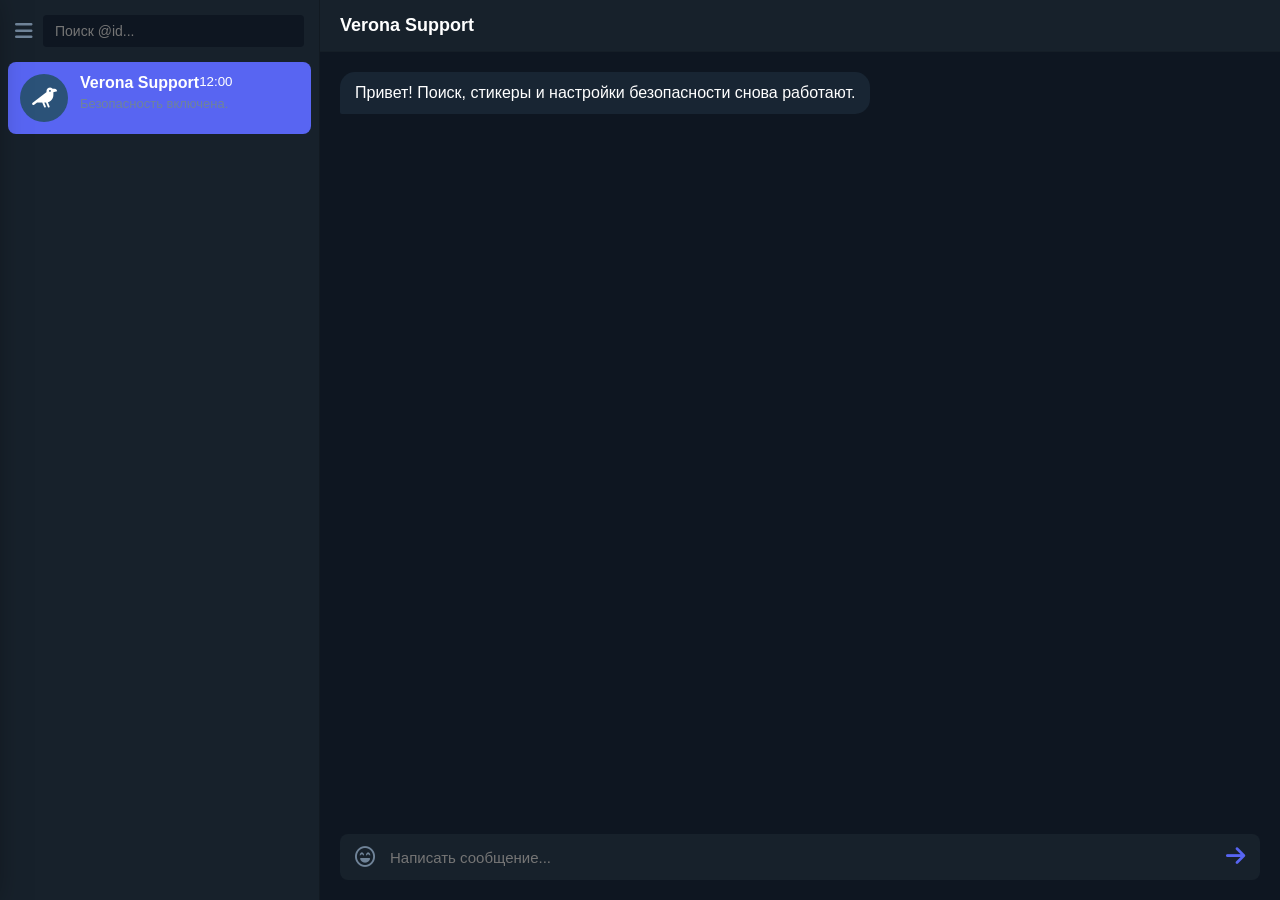
<file: chats.html>
<!DOCTYPE html>
<html lang="ru">
<head>
    <meta charset="UTF-8">
    <meta name="viewport" content="width=device-width, initial-scale=1.0">
    <title>VERONAGRAM</title>
    <link rel="stylesheet" href="https://cdnjs.cloudflare.com/ajax/libs/font-awesome/6.0.0/css/all.min.css">
    <style>
        :root { --accent: #5865f2; --bg: #0e1621; --panel: #17212b; --text: #fff; --sub: #708499; --chat-bg: #0e1621; --bubble-in: #182533; --bubble-out: #2b5278; }
        .light-theme { --bg: #fff; --panel: #f2f3f5; --text: #060607; --sub: #4e5058; --chat-bg: #ebedef; --bubble-in: #fff; --bubble-out: #e0e2e5; --accent: #404eed; }
        
        * { margin: 0; padding: 0; box-sizing: border-box; font-family: 'gg sans', 'Segoe UI', sans-serif; }
        body { background: var(--bg); color: var(--text); overflow: hidden; height: 100vh; transition: 0.3s; }

        /* Контейнер приложения */
        .main-wrapper { display: flex; height: 100vh; position: relative; }

        /* Боковое меню */
        .side-menu { position: absolute; left: -300px; width: 280px; height: 100%; background: var(--panel); z-index: 1000; transition: 0.3s; padding: 0; box-shadow: 10px 0 30px rgba(0,0,0,0.5); }
        .side-menu.open { left: 0; }
        .menu-banner { padding: 30px 20px; background: var(--accent); color: #fff; text-align: center; }
        .user-pic { width: 70px; height: 70px; background: rgba(255,255,255,0.2); border-radius: 50%; display: flex; align-items: center; justify-content: center; font-size: 35px; margin: 0 auto 10px; }
        .menu-items { list-style: none; padding: 10px; }
        .menu-items li { padding: 12px 15px; display: flex; align-items: center; gap: 15px; cursor: pointer; border-radius: 5px; transition: 0.2s; }
        .menu-items li:hover { background: rgba(120,120,120,0.1); }
        .menu-items hr { border: none; height: 1px; background: rgba(120,120,120,0.2); margin: 10px 0; }

        /* Список чатов */
        .chats-sidebar { width: 320px; background: var(--panel); border-right: 1px solid rgba(0,0,0,0.2); display: flex; flex-direction: column; }
        .sidebar-header { padding: 15px; display: flex; align-items: center; gap: 10px; }
        .menu-trigger { cursor: pointer; font-size: 20px; color: var(--sub); }
        .search-bar { flex: 1; padding: 8px 12px; border-radius: 4px; border: none; background: var(--bg); color: var(--text); outline: none; font-size: 14px; }

        .chat-card { display: flex; padding: 12px; gap: 12px; cursor: pointer; transition: 0.2s; border-radius: 8px; margin: 0 8px; }
        .chat-card:hover { background: rgba(120,120,120,0.05); }
        .chat-card.active { background: var(--accent); color: #fff; }
        .chat-pic { width: 48px; height: 48px; border-radius: 50%; background: #2b5278; display: flex; align-items: center; justify-content: center; font-size: 20px; }

        /* Окно чата */
        .chat-area { flex: 1; display: flex; flex-direction: column; background: var(--chat-bg); }
        .chat-top-bar { padding: 15px 20px; background: var(--panel); border-bottom: 1px solid rgba(0,0,0,0.1); font-weight: bold; font-size: 18px; }
        .messages { flex: 1; padding: 20px; overflow-y: auto; display: flex; flex-direction: column; gap: 10px; }
        .bubble { padding: 10px 15px; border-radius: 15px; max-width: 70%; line-height: 1.4; position: relative; }
        .sent { background: var(--bubble-out); align-self: flex-end; color: #fff; border-bottom-right-radius: 2px; }
        .received { background: var(--bubble-in); align-self: flex-start; border-bottom-left-radius: 2px; }

        /* Поле ввода (Стрелочка Discord) */
        .input-container { padding: 20px; background: var(--chat-bg); }
        .input-row { display: flex; align-items: center; background: var(--panel); padding: 10px 15px; border-radius: 8px; gap: 15px; }
        .input-row input { flex: 1; border: none; background: transparent; color: var(--text); outline: none; font-size: 15px; }
        .icon-btn { color: var(--sub); cursor: pointer; font-size: 20px; transition: 0.2s; border: none; background: none; }
        .icon-btn:hover { color: var(--text); }
        .dc-send-btn { color: var(--accent); cursor: pointer; font-size: 22px; border: none; background: none; transition: 0.2s; }
        .dc-send-btn:hover { transform: translateX(3px); }

        /* Стикеры */
        .sticker-panel { position: absolute; bottom: 90px; left: 340px; background: var(--panel); padding: 15px; border-radius: 12px; display: none; grid-template-columns: repeat(3, 1fr); gap: 15px; box-shadow: 0 10px 30px rgba(0,0,0,0.5); z-index: 500; }
        .sticker-panel.show { display: grid; animation: pop 0.2s ease-out; }
        .sticker-panel span { font-size: 40px; cursor: pointer; transition: 0.2s; }
        .sticker-panel span:hover { transform: scale(1.2); }

        /* Настройки Конфиденциальности */
        .privacy-overlay { position: absolute; inset: 0; background: var(--bg); z-index: 1100; transform: translateX(100%); transition: 0.4s cubic-bezier(0.4, 0, 0.2, 1); }
        .privacy-overlay.visible { transform: translateX(0); }
        .privacy-header { padding: 20px 25px; background: var(--panel); display: flex; align-items: center; gap: 30px; font-size: 20px; }
        .privacy-body { max-width: 600px; margin: 30px auto; padding: 0 20px; }
        .settings-box { background: var(--panel); border-radius: 12px; overflow: hidden; margin-bottom: 20px; border: 1px solid rgba(255,255,255,0.05); }
        .s-item { padding: 18px; display: flex; justify-content: space-between; border-bottom: 1px solid rgba(120,120,120,0.1); cursor: pointer; }
        .s-item:hover { background: rgba(255,255,255,0.02); }
        .val { color: var(--accent); font-weight: bold; }

        /* Уведомления */
        .tg-toast { position: fixed; bottom: 30px; left: 50%; transform: translateX(-50%); background: #202225; color: #fff; padding: 12px 25px; border-radius: 5px; opacity: 0; transition: 0.4s; z-index: 2000; border-left: 4px solid var(--accent); }

        @keyframes pop { from { transform: scale(0.9); opacity: 0; } to { transform: scale(1); opacity: 1; } }
    </style>
</head>
<body class="dark-theme">
    <div id="toast-container"></div>

    <div class="main-wrapper">
        <nav class="side-menu" id="side-menu">
            <div class="menu-banner">
                <div class="user-pic"><i class="fas fa-crow"></i></div>
                <div class="user-info">
                    <b>Verona User</b><br>
                    <small>Твоя безопасность общения у нас!</small>
                </div>
            </div>
            <ul class="menu-items">
                <li onclick="toggleTheme()"><i class="fas fa-adjust"></i> Сменить оформление</li>
                <li onclick="openPrivacy()"><i class="fas fa-user-shield"></i> Конфиденциальность</li>
                <li onclick="showToast('Verona Premium активирован!', '#f1c40f')"><i class="fas fa-crown" style="color: gold;"></i> Verona Premium</li>
                <li onclick="location.href='profile.html'"><i class="fas fa-cog"></i> Настройки профиля</li>
                <hr>
                <li onclick="location.href='index.html'"><i class="fas fa-power-off"></i> Выйти</li>
            </ul>
        </nav>

        <aside class="chats-sidebar">
            <div class="sidebar-header">
                <i class="fas fa-bars menu-trigger" onclick="toggleMenu()"></i>
                <input type="text" id="search-input" placeholder="Поиск @id..." class="search-bar" oninput="handleSearch()">
            </div>
            <div class="chats-list" id="chats-list">
                <div class="chat-card active" onclick="switchChat('Verona Support', this)">
                    <div class="chat-pic"><i class="fas fa-crow"></i></div>
                    <div class="chat-meta">
                        <div style="display:flex; justify-content:space-between"><b>Verona Support</b> <small>12:00</small></div>
                        <p style="font-size: 13px; color: var(--sub); margin-top: 4px;">Безопасность включена.</p>
                    </div>
                </div>
            </div>
        </aside>

        <main class="chat-area">
            <div class="chat-top-bar" id="chat-title">Verona Support</div>
            
            <div class="messages" id="msg-list">
                <div class="bubble received">Привет! Поиск, стикеры и настройки безопасности снова работают.</div>
            </div>

            <div class="sticker-panel" id="stickers">
                <span onclick="sendSticker('🕊️')">🕊️</span>
                <span onclick="sendSticker('🦅')">🦅</span>
                <span onclick="sendSticker('🦉')">🦉</span>
                <span onclick="sendSticker('🐧')">🐧</span>
                <span onclick="sendSticker('🦢')">🦢</span>
                <span onclick="sendSticker('🔥')">🔥</span>
            </div>

            <div class="input-container">
                <div class="input-row">
                    <button class="icon-btn" onclick="toggleStickers()"><i class="far fa-laugh-beam"></i></button>
                    <input type="text" id="user-input" placeholder="Написать сообщение..." onkeypress="if(event.key==='Enter')send()">
                    <button class="dc-send-btn" onclick="send()"><i class="fas fa-arrow-right"></i></button>
                </div>
            </div>
        </main>

        <div class="privacy-overlay" id="privacy-panel">
            <div class="privacy-header">
                <i class="fas fa-arrow-left" style="cursor:pointer" onclick="closePrivacy()"></i>
                <b>Настройки безопасности</b>
            </div>
            <div class="privacy-body">
                <div class="settings-box">
                    <div class="s-item"><span>Скрывать номер телефона</span><span class="val">Да</span></div>
                    <div class="s-item"><span>Сквозное шифрование</span><span class="val">Активно</span></div>
                </div>
                <div class="settings-box">
                    <div class="s-item"><span>Двухэтапная аутентификация</span><i class="fas fa-chevron-right"></i></div>
                </div>
                <p style="color: var(--sub); text-align: center; font-size: 14px;">Твоя безопасность общения у нас!</p>
            </div>
        </div>
    </div>

    <script>
        const db = [{id:"@admin", name:"Verona Admin"}, {id:"@bomzh", name:"Бомж"}];

        function toggleMenu() { document.getElementById('side-menu').classList.toggle('open'); }
        function openPrivacy() { document.getElementById('privacy-panel').classList.add('visible'); toggleMenu(); }
        function closePrivacy() { document.getElementById('privacy-panel').classList.remove('visible'); }
        function toggleTheme() { document.body.classList.toggle('light-theme'); showToast('Тема обновлена'); }
        function toggleStickers() { document.getElementById('stickers').classList.toggle('show'); }

        function send() {
            const inp = document.getElementById('user-input');
            if(!inp.value.trim()) return;
            const list = document.getElementById('msg-list');
            list.innerHTML += `<div class="bubble sent">${inp.value}</div>`;
            inp.value = "";
            list.scrollTop = list.scrollHeight;
        }

        function sendSticker(s) {
            document.getElementById('msg-list').innerHTML += `<div class="bubble sent" style="background:none; font-size:50px">${s}</div>`;
            toggleStickers();
        }

        function handleSearch() {
            const val = document.getElementById('search-input').value.toLowerCase();
            const found = db.find(u => u.id === val);
            if(found) {
                const list = document.getElementById('chats-list');
                if(list.innerText.includes(found.name)) return;
                const div = document.createElement('div');
                div.className = 'chat-card';
                div.onclick = () => switchChat(found.name, div);
                div.innerHTML = `<div class="chat-pic"><i class="fas fa-user"></i></div>
                                 <div class="chat-meta"><b>${found.name}</b><p>Найден по ID</p></div>`;
                list.prepend(div);
                showToast('Пользователь найден!');
            }
        }

        function switchChat(name, el) {
            document.getElementById('chat-title').innerText = name;
            document.querySelectorAll('.chat-card').forEach(c => c.classList.remove('active'));
            el.classList.add('active');
            document.getElementById('msg-list').innerHTML = `<div class="bubble received">Чат с ${name} открыт.</div>`;
        }

        function showToast(text, color = '#5865f2') {
            const t = document.createElement('div');
            t.className = 'tg-toast';
            t.style.borderLeftColor = color;
            t.innerText = text;
            document.getElementById('toast-container').appendChild(t);
            setTimeout(() => t.style.opacity = '1', 50);
            setTimeout(() => { t.style.opacity = '0'; setTimeout(()=>t.remove(), 500); }, 2500);
        }
    </script>
</body>
</html>
</file>
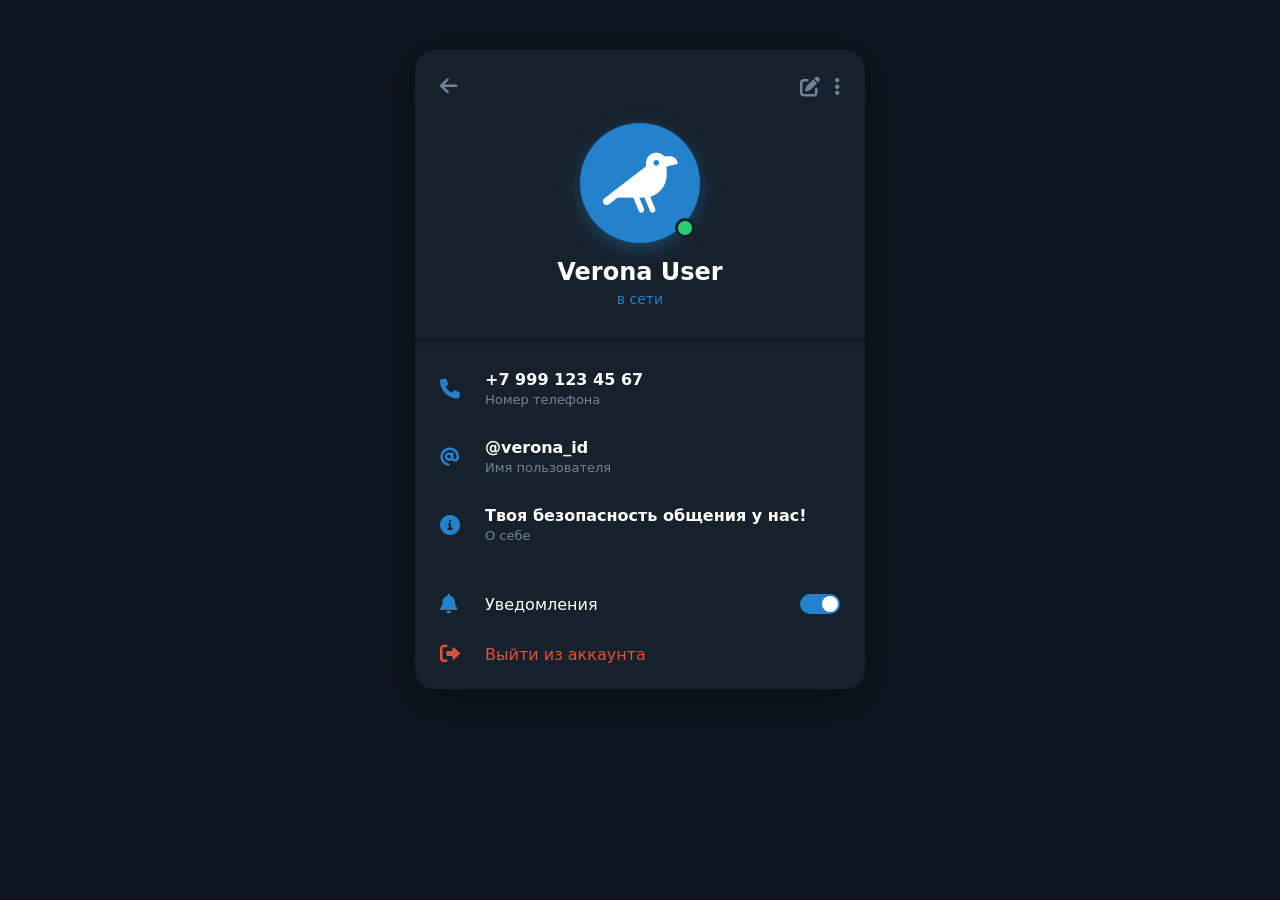
<file: profile.html>
<!DOCTYPE html>
<html lang="ru">
<head>
    <meta charset="UTF-8">
    <meta name="viewport" content="width=device-width, initial-scale=1.0">
    <title>Профиль - VERONAGRAM</title>
    <link rel="stylesheet" href="style.css">
    <link rel="stylesheet" href="https://cdnjs.cloudflare.com/ajax/libs/font-awesome/6.0.0/css/all.min.css">
</head>
<body class="dark-theme profile-page">

    <div class="profile-container">
        <div class="profile-header">
            <button class="back-btn" onclick="location.href='chats.html'">
                <i class="fas fa-arrow-left"></i>
            </button>
            <div class="header-actions">
                <i class="fas fa-edit" onclick="showToast('Редактирование временно недоступно')"></i>
                <i class="fas fa-ellipsis-v"></i>
            </div>
        </div>

        <div class="profile-main">
            <div class="profile-avatar-big">
                <i class="fas fa-crow"></i>
                <div class="online-badge"></div>
            </div>
            <h1 class="profile-name">Verona User</h1>
            <p class="profile-status">в сети</p>
        </div>

        <div class="profile-info-list">
            <div class="info-item">
                <i class="fas fa-phone"></i>
                <div class="info-content">
                    <b>+7 999 123 45 67</b>
                    <span>Номер телефона</span>
                </div>
            </div>

            <div class="info-item">
                <i class="fas fa-at"></i>
                <div class="info-content">
                    <b>@verona_id</b>
                    <span>Имя пользователя</span>
                </div>
            </div>

            <div class="info-item">
                <i class="fas fa-info-circle"></i>
                <div class="info-content">
                    <b>Твоя безопасность общения у нас!</b>
                    <span>О себе</span>
                </div>
            </div>
        </div>

        <div class="profile-actions">
            <div class="action-row" onclick="showToast('Уведомления включены')">
                <i class="fas fa-bell"></i>
                <span>Уведомления</span>
                <div class="tg-toggle checked"></div>
            </div>
            <div class="action-row" onclick="location.href='index.html'">
                <i class="fas fa-sign-out-alt" style="color: #e74c3c;"></i>
                <span style="color: #e74c3c;">Выйти из аккаунта</span>
            </div>
        </div>
    </div>

    <div id="toast-container"></div>

    <script>
        function showToast(text) {
            const container = document.getElementById('toast-container');
            const toast = document.createElement('div');
            toast.className = 'tg-toast';
            toast.innerText = text;
            container.appendChild(toast);
            setTimeout(() => toast.style.opacity = '1', 50);
            setTimeout(() => {
                toast.style.opacity = '0';
                setTimeout(() => toast.remove(), 500);
            }, 2500);
        }
    </script>
</body>
</html>
</file>
<file: style.css>
:root {
    --tg-blue: #2481cc;
}

.dark-theme {
    --bg: #0e1621; --panel: #17212b; --text: #fff; --sub: #708499; --chat-bg: #0e1621; --bubble-in: #182533; --bubble-out: #2b5278;
}

.light-theme {
    --bg: #fff; --panel: #fff; --text: #000; --sub: #707579; --chat-bg: #dbddbb; --bubble-in: #fff; --bubble-out: #effdde;
}

* { margin: 0; padding: 0; box-sizing: border-box; }
body { font-family: -apple-system, system-ui, sans-serif; background: var(--bg); color: var(--text); overflow: hidden; height: 100vh; }

/* Заставка */
#splash-screen {
    position: fixed; inset: 0; background: #0e1621; z-index: 9999;
    display: flex; flex-direction: column; justify-content: center; align-items: center; transition: 0.5s;
}
.crow-logo { font-size: 80px; color: #fff; animation: float 3s infinite ease-in-out; }
.splash-title { letter-spacing: 3px; font-weight: 300; margin-top: 15px; color: #fff; }

/* Авторизация (Новый дизайн) */
.auth-page { display: flex; justify-content: center; align-items: center; }
.auth-card { background: var(--panel); padding: 50px 40px; border-radius: 20px; width: 380px; text-align: center; box-shadow: 0 10px 30px rgba(0,0,0,0.3); }
.brand-icon { font-size: 50px; color: var(--tg-blue); margin-bottom: 10px; }
.safety-text { font-size: 13px; color: var(--sub); min-height: 20px; font-style: italic; }

.input-wrapper { position: relative; margin: 30px 0; }
.clean-input { width: 100%; padding: 10px 0; background: transparent; border: none; border-bottom: 2px solid rgba(120,120,120,0.2); color: var(--text); font-size: 16px; outline: none; }
.input-line { position: absolute; bottom: 0; left: 50%; width: 0; height: 2px; background: var(--tg-blue); transition: 0.4s; }
.clean-input:focus + .input-line { width: 100%; left: 0; box-shadow: 0 5px 15px rgba(36, 129, 204, 0.4); }

.tg-btn-main { width: 100%; padding: 14px; background: var(--tg-blue); border: none; color: #fff; border-radius: 10px; font-weight: bold; cursor: pointer; transition: 0.3s; }
.tg-btn-main:hover { opacity: 0.9; transform: translateY(-2px); }

/* Мессенджер */
.main-wrapper { display: flex; height: 100vh; position: relative; }
.chats-sidebar { width: 350px; background: var(--panel); border-right: 1px solid rgba(0,0,0,0.1); display: flex; flex-direction: column; }
.sidebar-header { padding: 15px; display: flex; align-items: center; gap: 15px; }
.search-bar { flex: 1; padding: 8px 15px; border-radius: 20px; border: none; background: var(--bg); color: var(--text); }

.chat-card { display: flex; padding: 12px; gap: 12px; cursor: pointer; }
.chat-card.active { background: var(--tg-blue); color: #fff; }
.chat-pic { width: 50px; height: 50px; border-radius: 50%; background: #2b5278; display: flex; align-items: center; justify-content: center; font-size: 22px; color: #fff; }

.chat-area { flex: 1; display: flex; flex-direction: column; background: var(--chat-bg); }
.chat-top-bar { padding: 15px 25px; background: var(--panel); border-bottom: 1px solid rgba(0,0,0,0.1); font-weight: bold; }
.messages { flex: 1; padding: 20px; overflow-y: auto; display: flex; flex-direction: column; gap: 8px; }
.bubble { padding: 8px 15px; border-radius: 12px; max-width: 70%; }
.sent { background: var(--bubble-out); align-self: flex-end; border-bottom-right-radius: 2px; }
.received { background: var(--bubble-in); align-self: flex-start; border-bottom-left-radius: 2px; }

.input-row { padding: 15px 25px; background: var(--panel); display: flex; gap: 15px; }
.input-row input { flex: 1; border: none; background: transparent; color: var(--text); outline: none; }
.input-row button { background: none; border: none; color: var(--tg-blue); font-size: 22px; cursor: pointer; }

/* Меню и Конфиденциальность */
.tg-side-menu { position: absolute; left: -300px; width: 280px; height: 100%; background: var(--panel); z-index: 1000; transition: 0.3s; }
.tg-side-menu.open { left: 0; box-shadow: 10px 0 50px rgba(0,0,0,0.5); }
.menu-banner { padding: 30px 20px; background: var(--tg-blue); color: #fff; }
.user-pic { width: 60px; height: 60px; background: rgba(255,255,255,0.2); border-radius: 50%; display: flex; align-items: center; justify-content: center; font-size: 30px; margin-bottom: 10px; }
.menu-items li { padding: 15px 20px; display: flex; align-items: center; gap: 20px; cursor: pointer; }

.privacy-overlay { position: absolute; inset: 0; background: var(--bg); z-index: 1100; transform: translateX(100%); transition: 0.3s; }
.privacy-overlay.visible { transform: translateX(0); }
.privacy-header { padding: 15px 25px; background: var(--panel); display: flex; align-items: center; gap: 30px; font-size: 18px; }
.settings-box { background: var(--panel); border-radius: 12px; margin: 20px; overflow: hidden; }
.s-item { padding: 15px; display: flex; justify-content: space-between; border-bottom: 1px solid rgba(120,120,120,0.1); }
.blue { color: var(--tg-blue); }

@keyframes float { 0%, 100% { transform: translateY(0); } 50% { transform: translateY(-10px); } }

.tg-toast { position: fixed; bottom: 80px; left: 50%; transform: translateX(-50%); background: rgba(30,30,40,0.9); color: #fff; padding: 10px 20px; border-radius: 20px; opacity: 0; transition: 0.5s; }/* Стили страницы профиля */
.profile-page {
    display: flex;
    justify-content: center;
    align-items: flex-start;
    padding-top: 50px;
    background: var(--bg);
}

.profile-container {
    width: 100%;
    max-width: 450px;
    background: var(--panel);
    border-radius: 20px;
    overflow: hidden;
    box-shadow: 0 10px 40px rgba(0,0,0,0.4);
}

.profile-header {
    padding: 20px;
    display: flex;
    justify-content: space-between;
    align-items: center;
}

.back-btn, .header-actions i {
    background: none;
    border: none;
    color: var(--sub);
    font-size: 20px;
    cursor: pointer;
    padding: 5px;
}

.profile-main {
    text-align: center;
    padding-bottom: 30px;
    border-bottom: 8px solid rgba(0,0,0,0.1);
}

.profile-avatar-big {
    width: 120px;
    height: 120px;
    background: var(--tg-blue);
    border-radius: 50%;
    margin: 0 auto 15px;
    display: flex;
    align-items: center;
    justify-content: center;
    font-size: 60px;
    color: #fff;
    position: relative;
    box-shadow: 0 5px 20px rgba(36, 129, 204, 0.4);
}

.online-badge {
    position: absolute;
    bottom: 5px;
    right: 5px;
    width: 20px;
    height: 20px;
    background: #2ecc71;
    border: 3px solid var(--panel);
    border-radius: 50%;
}

.profile-name {
    font-size: 24px;
    margin-bottom: 5px;
}

.profile-status {
    color: var(--tg-blue);
    font-size: 14px;
}

.profile-info-list, .profile-actions {
    padding: 10px 0;
}

.info-item, .action-row {
    display: flex;
    align-items: center;
    padding: 15px 25px;
    gap: 25px;
    cursor: pointer;
    transition: 0.2s;
}

.info-item:hover, .action-row:hover {
    background: rgba(120, 120, 120, 0.05);
}

.info-item i, .action-row i {
    width: 20px;
    color: var(--tg-blue);
    font-size: 20px;
}

.info-content b {
    display: block;
    font-size: 16px;
}

.info-content span {
    font-size: 13px;
    color: var(--sub);
}

.tg-toggle {
    width: 40px;
    height: 20px;
    background: var(--sub);
    border-radius: 20px;
    margin-left: auto;
    position: relative;
}

.tg-toggle.checked {
    background: var(--tg-blue);
}

.tg-toggle::after {
    content: '';
    position: absolute;
    width: 16px;
    height: 16px;
    background: white;
    border-radius: 50%;
    top: 2px;
    left: 2px;
    transition: 0.3s;
}

.tg-toggle.checked::after {
    left: 22px;
}
</file>
